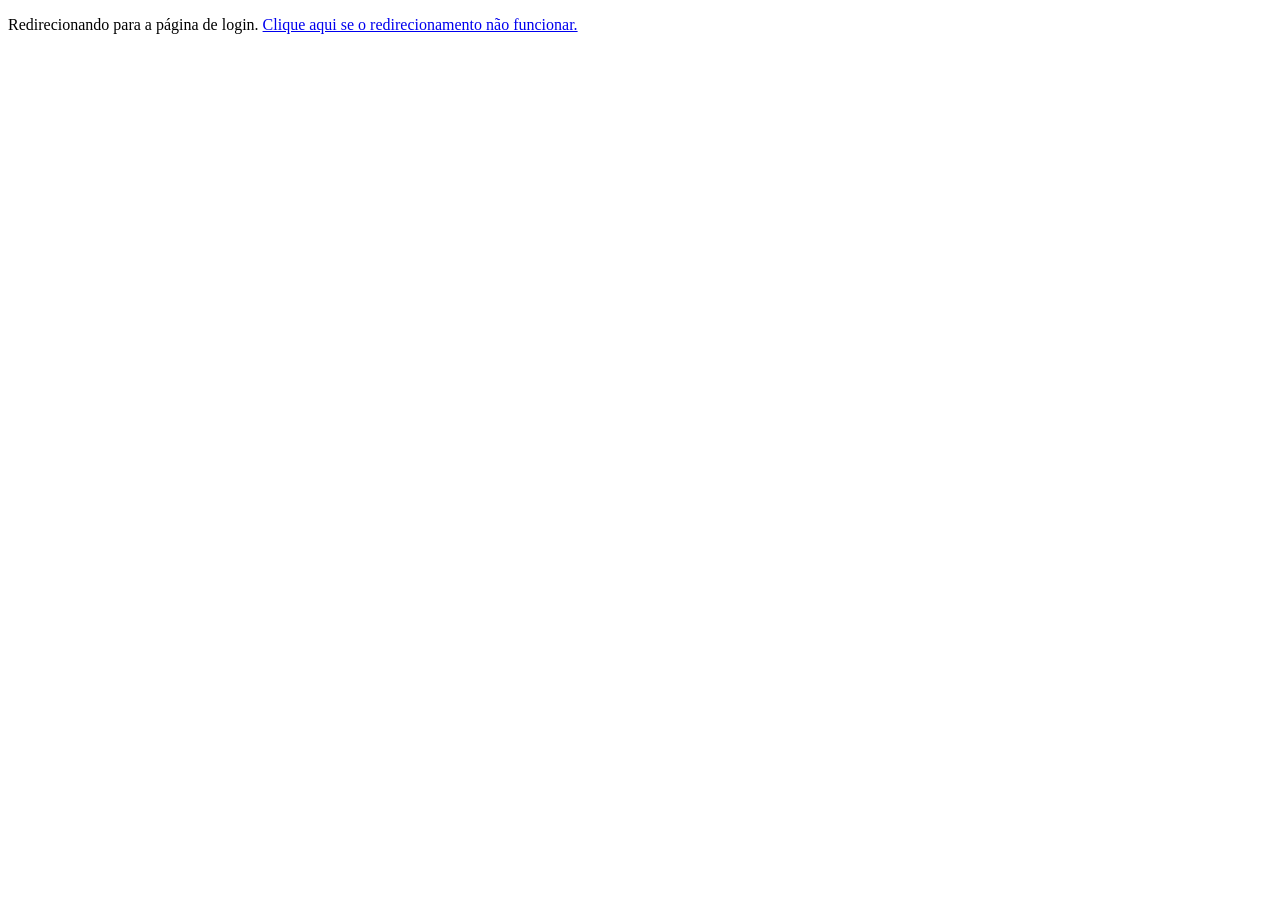
<file: index.html>
<!DOCTYPE html>
<html lang="pt-BR">
<head>
    <meta charset="UTF-8">
    <meta name="viewport" content="width=device-width, initial-scale=1.0">
    <meta http-equiv="refresh" content="0; url=login.php">
    <title>Entrar | Online Store</title>
</head>
<body>
    <p>Redirecionando para a página de login. <a href="login.php">Clique aqui se o redirecionamento não funcionar.</a></p>
</body>
</html>
</file>
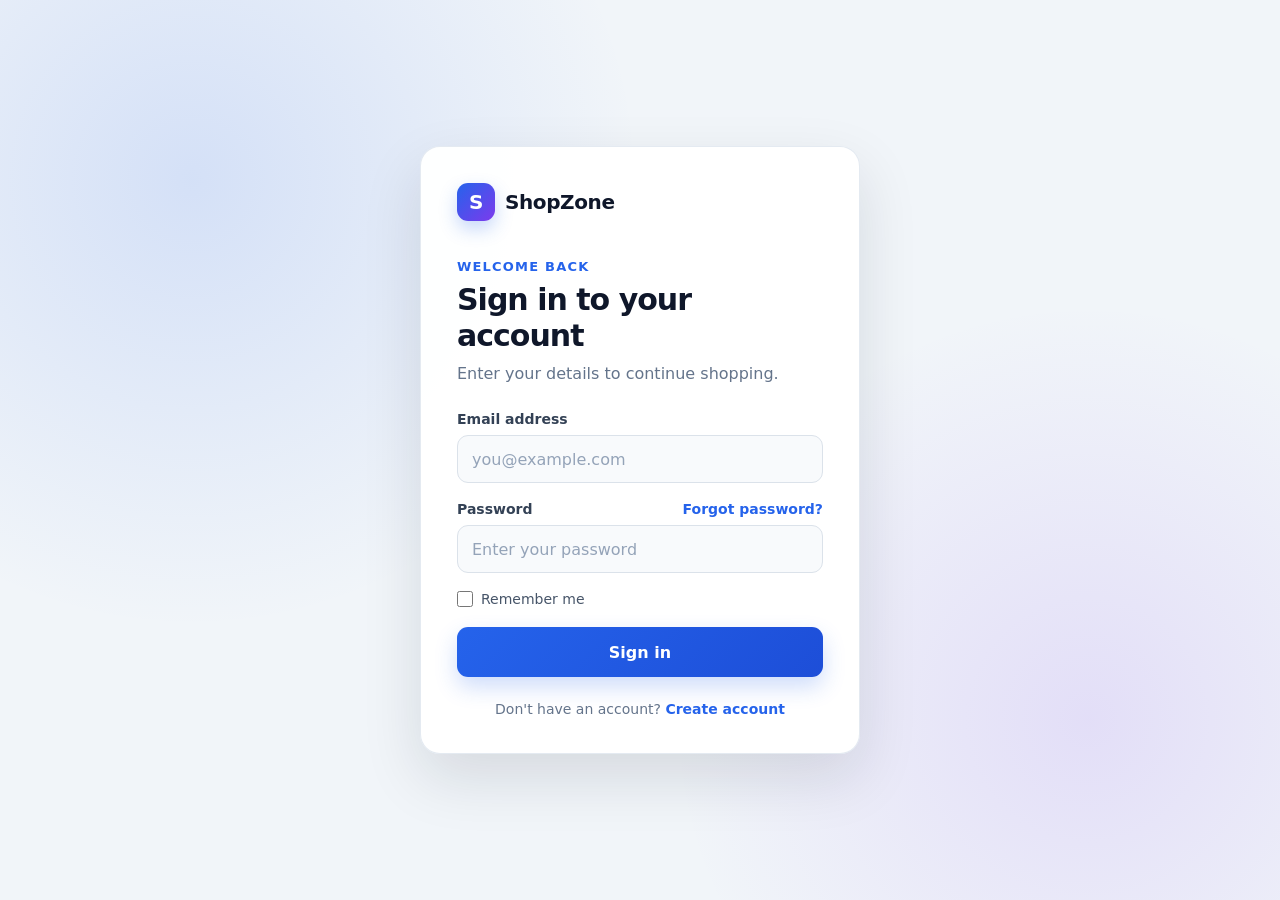
<file: login.html>
<!DOCTYPE html>
<html lang="en">
<head>
    <meta charset="UTF-8">
    <meta name="viewport" content="width=device-width, initial-scale=1.0">
    <title>Sign in | ShopZone</title>
    <link rel="stylesheet" href="css/styles.css">
</head>
<body>
    <main class="login-page">
        <section class="login-card" aria-labelledby="login-title">
            <a class="login-brand" href="index.html" aria-label="ShopZone home">
                <span class="brand-mark">S</span>
                <span>ShopZone</span>
            </a>

            <div class="login-heading">
                <p class="login-eyebrow">Welcome back</p>
                <h1 id="login-title">Sign in to your account</h1>
                <p>Enter your details to continue shopping.</p>
            </div>

            <form class="login-form" action="dashboard.html" method="POST">
                <div class="login-field">
                    <label for="email">Email address</label>
                    <input type="email" id="email" name="email" placeholder="you@example.com" autocomplete="email" required>
                </div>

                <div class="login-field">
                    <div class="login-label-row">
                        <label for="password">Password</label>
                        <a href="#" class="forgot-link">Forgot password?</a>
                    </div>
                    <input type="password" id="password" name="password" placeholder="Enter your password" autocomplete="current-password" required>
                </div>

                <label class="remember-row">
                    <input type="checkbox" name="remember">
                    <span>Remember me</span>
                </label>

                <button type="submit" class="login-button">Sign in</button>
            </form>

            <p class="login-footer">Don't have an account? <a href="#">Create account</a></p>
        </section>
    </main>
</body>
</html>
</file>
<file: css/styles.css>
html {
    background-color: #d0cece;
}

body {
    margin: 0;
}

p {
    border: 0.1rem solid rgb(102, 120, 155);
}

h1 {
    
}

.deeper-wrapper {
    display: flex;
    justify-content: center; /* Centers the wrapper horizontally */
    min-height: 50vh; /* Ensures it takes up the full viewport height */
}

.wrapper {
    display: grid;
    min-height: 10vh;
    max-height: 30vh;
    padding: 10px;
    border: 2px solid #b3a9a9;
    border-radius: 10px;
    min-width: 20vw;
    max-width: 50vw; /* Limits the width to 96% of the width of the viewport */
    margin: 0 10px;
}

.box {
    margin: 10px;
    padding: 10px;
}

button, a {
    padding: 4px;
    cursor: pointer;
    background-color: white;
    color: black;
    border: 2px solid black;
    border-radius: 10px;
    min-width: 200px;
    text-decoration: none;
}

button:hover, a:hover {
    transition: background-color 0.4s ease; 
    background-color: #e6ebec;
}

button:focus, a:focus {
    transition: background-color 0.4s ease; 
    background-color: #e6ebec;
}

input {
    background-color: white;
    color: black;
    min-height: 30px;
    border-radius: 10px;
}

input:focus {
    transition: background-color 0.4s ease; 
    background-color: #dce5e7
}

.orders-page {
    min-height: 100vh;
    background: #f5f7fb;
    color: #334155;
    font-family: Inter, system-ui, -apple-system, "Segoe UI", sans-serif;
}

.orders-page p {
    border: 0;
}

.orders-main {
    width: min(1050px, calc(100% - 48px));
    margin: 0 auto;
    padding: 28px 0 64px;
}

.orders-breadcrumb {
    display: flex;
    align-items: center;
    gap: 8px;
    margin-bottom: 18px;
    color: #94a3b8;
    font-size: 13px;
}

.orders-breadcrumb a {
    min-width: 0;
    padding: 0;
    border: 0;
    background: transparent;
    color: #64748b;
    text-decoration: none;
}

.orders-breadcrumb a:hover {
    color: #2563eb;
}

.orders-heading {
    display: flex;
    align-items: end;
    justify-content: space-between;
    gap: 20px;
    margin-bottom: 22px;
}

.orders-eyebrow {
    margin: 0 0 7px;
    color: #2563eb;
    font-size: 12px;
    font-weight: 800;
    text-transform: uppercase;
    letter-spacing: 1.1px;
}

.orders-heading h1 {
    margin: 0;
    color: #0f172a;
    font-size: clamp(30px, 4vw, 42px);
    letter-spacing: -1.4px;
}

.orders-heading p:last-child {
    margin: 8px 0 0;
    color: #64748b;
}

.orders-heading > a,
.orders-page .orders-heading > a {
    min-width: auto;
    min-height: 40px;
    display: inline-flex;
    align-items: center;
    padding: 0 14px;
    border: 1px solid #dbe2ea;
    border-radius: 9px;
    background: #ffffff;
    color: #475569;
    font-size: 13px;
    font-weight: 800;
    text-decoration: none;
}

.orders-heading > a:hover {
    background: #eff6ff;
    color: #1d4ed8;
}

.orders-list {
    display: grid;
    gap: 14px;
}

.order-card {
    overflow: hidden;
    border: 1px solid #e2e8f0;
    border-radius: 16px;
    background: #ffffff;
    box-shadow: 0 8px 24px rgba(15, 23, 42, 0.05);
}

.order-card-header {
    display: flex;
    align-items: center;
    justify-content: space-between;
    gap: 12px;
    padding: 18px 20px;
    border-bottom: 1px solid #eef2f7;
}

.order-label {
    color: #94a3b8;
    font-size: 11px;
    font-weight: 800;
    text-transform: uppercase;
    letter-spacing: 0.8px;
}

.order-card-header h2 {
    margin: 3px 0 0;
    color: #0f172a;
    font-size: 18px;
}

.order-status {
    padding: 6px 10px;
    border-radius: 999px;
    background: #eff6ff;
    color: #1d4ed8;
    font-size: 11px;
    font-weight: 800;
}

.order-meta {
    display: grid;
    grid-template-columns: repeat(2, minmax(0, 1fr));
    gap: 14px 40px;
    padding: 14px 20px;
    background: #f8fafc;
}

.order-meta div {
    min-width: 0;
    display: grid;
    gap: 4px;
}

.order-meta span {
    color: #94a3b8;
    font-size: 11px;
}

.order-meta strong {
    color: #334155;
    font-size: 13px;
    overflow-wrap: anywhere;
}

.order-items {
    display: grid;
    padding: 4px 20px 10px;
}

.order-item {
    min-width: 0;
    display: grid;
    grid-template-columns: 34px minmax(0, 1fr) 70px 95px;
    align-items: center;
    gap: 10px;
    padding: 12px 0;
    border-bottom: 1px solid #f1f5f9;
}

.order-item:last-child {
    border-bottom: 0;
}

.order-item-icon {
    width: 32px;
    height: 32px;
    display: grid;
    place-items: center;
    border-radius: 8px;
    background: #eff6ff;
    font-size: 16px;
}

.order-item-name {
    overflow: hidden;
    color: #334155;
    font-size: 13px;
    font-weight: 700;
    text-overflow: ellipsis;
    white-space: nowrap;
}

.order-item-quantity {
    color: #64748b;
    font-size: 12px;
}

.order-item strong {
    color: #0f172a;
    font-size: 13px;
    text-align: right;
}

.orders-empty {
    min-height: 300px;
    display: grid;
    place-items: center;
    align-content: center;
    gap: 10px;
    padding: 30px;
    border: 1px solid #e2e8f0;
    border-radius: 16px;
    background: #ffffff;
    text-align: center;
}

.orders-empty > span {
    font-size: 48px;
}

.orders-empty h2 {
    margin: 0;
    color: #0f172a;
}

.orders-empty p {
    margin: 0 0 4px;
    color: #64748b;
}

.orders-empty a,
.orders-page .orders-empty a {
    min-width: auto;
    min-height: 42px;
    display: inline-flex;
    align-items: center;
    padding: 0 16px;
    border: 0;
    border-radius: 9px;
    background: #2563eb;
    color: #ffffff;
    font-size: 13px;
    font-weight: 800;
    text-decoration: none;
}

@media (max-width: 620px) {
    .orders-main {
        width: min(100% - 28px, 1050px);
        padding-top: 20px;
    }

    .orders-heading {
        align-items: start;
        flex-direction: column;
    }
}

@media (max-width: 420px) {
    .orders-main {
        width: min(100% - 20px, 1050px);
    }

    .order-item {
        grid-template-columns: 32px minmax(0, 1fr) 54px;
        gap: 8px;
    }

    .order-item strong {
        grid-column: 2 / -1;
        text-align: left;
    }

    .order-meta {
        justify-content: space-between;
        gap: 12px;
    }
}

.account-page {
    min-height: 100vh;
    background: #f5f7fb;
    font-family: Inter, system-ui, -apple-system, "Segoe UI", sans-serif;
    color: #334155;
}

.account-page p {
    border: 0;
}

.account-main {
    width: min(1180px, calc(100% - 48px));
    margin: 0 auto;
    padding: 28px 0 64px;
}

.account-breadcrumb {
    display: flex;
    align-items: center;
    gap: 8px;
    margin-bottom: 18px;
    color: #94a3b8;
    font-size: 13px;
}

.account-breadcrumb a {
    min-width: 0;
    padding: 0;
    border: 0;
    background: transparent;
    color: #64748b;
    text-decoration: none;
}

.account-breadcrumb a:hover {
    color: #2563eb;
}

.account-heading {
    display: flex;
    align-items: end;
    justify-content: space-between;
    gap: 20px;
    margin-bottom: 22px;
}

.account-eyebrow {
    margin: 0 0 7px;
    color: #2563eb;
    font-size: 12px;
    font-weight: 800;
    text-transform: uppercase;
    letter-spacing: 1.1px;
}

.account-heading h1 {
    margin: 0;
    color: #0f172a;
    font-size: clamp(30px, 4vw, 42px);
    line-height: 1.1;
    letter-spacing: -1.4px;
}

.account-edit-button,
.account-page .account-edit-button {
    min-width: auto;
    min-height: 42px;
    display: inline-flex;
    align-items: center;
    justify-content: center;
    padding: 0 16px;
    border: 1px solid #dbe2ea;
    border-radius: 10px;
    background: #ffffff;
    color: #475569;
    font-size: 13px;
    font-weight: 800;
    text-decoration: none;
}

.account-edit-button:hover,
.account-page .account-edit-button:hover {
    border-color: #93c5fd;
    background: #eff6ff;
    color: #1d4ed8;
}

.account-layout {
    display: grid;
    grid-template-columns: 300px minmax(0, 1fr);
    align-items: start;
    gap: 18px;
}

.account-profile-card,
.account-selling {
    border: 1px solid #e2e8f0;
    border-radius: 16px;
    background: #ffffff;
    box-shadow: 0 8px 24px rgba(15, 23, 42, 0.05);
}

.account-profile-card {
    position: sticky;
    top: 150px;
    padding: 22px;
    text-align: center;
}

.account-avatar {
    width: 82px;
    height: 82px;
    display: grid;
    place-items: center;
    margin: 0 auto 12px;
    border: 4px solid #eff6ff;
    border-radius: 50%;
    background: linear-gradient(135deg, #2563eb, #7c3aed);
    color: #ffffff;
    font-size: 24px;
    font-weight: 850;
    box-shadow: 0 10px 22px rgba(37, 99, 235, 0.18);
}

.account-profile-heading h2 {
    margin: 0 0 5px;
    color: #0f172a;
    font-size: 19px;
}

.account-profile-heading span {
    display: inline-flex;
    padding: 5px 8px;
    border-radius: 999px;
    background: #dcfce7;
    color: #15803d;
    font-size: 11px;
    font-weight: 800;
}

.account-details {
    display: grid;
    gap: 0;
    margin: 18px 0;
    text-align: left;
}

.account-details div {
    display: grid;
    gap: 3px;
    padding: 10px 0;
    border-bottom: 1px solid #eef2f7;
}

.account-details dt {
    color: #94a3b8;
    font-size: 11px;
}

.account-details dd {
    overflow-wrap: anywhere;
    margin: 0;
    color: #334155;
    font-size: 13px;
    font-weight: 700;
}

.account-list-button,
.account-page .account-list-button {
    width: 100%;
    min-height: 44px;
    display: inline-flex;
    align-items: center;
    justify-content: center;
    box-sizing: border-box;
    padding: 0 12px;
    border: 0;
    border-radius: 10px;
    background: #2563eb;
    color: #ffffff;
    font-size: 13px;
    font-weight: 800;
    text-decoration: none;
}

.account-list-button:hover,
.account-page .account-list-button:hover {
    background: #1d4ed8;
}

.account-selling {
    padding: 22px;
}

.account-section-heading {
    display: flex;
    align-items: end;
    justify-content: space-between;
    gap: 16px;
    margin-bottom: 16px;
}

.account-section-eyebrow {
    margin: 0 0 5px;
    color: #2563eb;
    font-size: 11px;
    font-weight: 800;
    text-transform: uppercase;
    letter-spacing: 0.8px;
}

.account-section-heading h2 {
    margin: 0;
    color: #0f172a;
    font-size: 22px;
    letter-spacing: -0.5px;
}

.account-section-heading a,
.account-page .account-section-heading a {
    min-width: 0;
    padding: 0;
    border: 0;
    background: transparent;
    color: #2563eb;
    font-size: 13px;
    font-weight: 800;
    text-decoration: none;
}

.seller-summary {
    display: grid;
    grid-template-columns: repeat(3, 1fr);
    gap: 10px;
    margin-bottom: 16px;
}

.seller-summary div {
    display: grid;
    gap: 3px;
    padding: 12px;
    border: 1px solid #e8edf5;
    border-radius: 11px;
    background: #f8fafc;
}

.seller-summary strong {
    color: #0f172a;
    font-size: 18px;
}

.seller-summary span {
    color: #94a3b8;
    font-size: 11px;
}

.selling-list {
    display: grid;
    gap: 10px;
}

.selling-item {
    display: grid;
    grid-template-columns: 82px minmax(0, 1fr) 100px 58px;
    align-items: center;
    gap: 12px;
    padding: 10px;
    border: 1px solid #e8edf5;
    border-radius: 12px;
}

.selling-image {
    width: 82px;
    height: 72px;
    overflow: hidden;
    border-radius: 9px;
}

.account-page a.selling-image {
    min-width: 82px;
    display: grid;
    place-items: center;
    padding: 0;
    border: 0;
    color: #334155;
    text-decoration: none;
    font-size: 30px;
}

.account-page a.selling-image:hover {
    filter: brightness(0.97);
}

.selling-image img {
    width: 100%;
    height: 100%;
    display: block;
    object-fit: cover;
}

.selling-blue { background: #dbeafe; }
.selling-purple { background: #ede9fe; }
.selling-green { background: #dcfce7; }
.selling-yellow { background: #fef3c7; }

.selling-info {
    min-width: 0;
}

.selling-info p {
    margin: 0 0 3px;
    color: #2563eb;
    font-size: 10px;
    font-weight: 800;
    text-transform: uppercase;
}

.selling-info h3 {
    overflow: hidden;
    margin: 0 0 6px;
    color: #0f172a;
    font-size: 14px;
    text-overflow: ellipsis;
    white-space: nowrap;
}

.selling-status {
    display: inline-flex;
    padding: 4px 7px;
    border-radius: 999px;
    font-size: 10px;
    font-weight: 800;
}

.active-status {
    background: #dcfce7;
    color: #15803d;
}

.low-status {
    background: #ffedd5;
    color: #c2410c;
}

.draft-status {
    background: #e2e8f0;
    color: #475569;
}

.selling-stock {
    display: grid;
    gap: 4px;
    text-align: right;
}

.selling-stock strong {
    color: #0f172a;
    font-size: 14px;
}

.selling-stock span {
    color: #94a3b8;
    font-size: 10px;
}

.selling-edit,
.account-page .selling-edit {
    min-width: auto;
    min-height: 36px;
    display: inline-flex;
    align-items: center;
    justify-content: center;
    padding: 0 10px;
    border: 1px solid #dbe2ea;
    border-radius: 9px;
    background: #ffffff;
    color: #475569;
    font-size: 12px;
    font-weight: 800;
    text-decoration: none;
}

.selling-edit:hover,
.account-page .selling-edit:hover {
    border-color: #93c5fd;
    background: #eff6ff;
    color: #1d4ed8;
}

@media (max-width: 900px) {
    .account-layout {
        grid-template-columns: 260px minmax(0, 1fr);
    }

    .selling-item {
        grid-template-columns: 82px minmax(0, 1fr) 58px;
    }

    .selling-stock {
        grid-column: 2;
        grid-row: 2;
        grid-template-columns: auto 1fr;
        justify-items: start;
        text-align: left;
    }

    .selling-edit {
        grid-column: 3;
        grid-row: 1 / 3;
    }
}

@media (max-width: 680px) {
    .account-main {
        width: min(100% - 28px, 1180px);
        padding-top: 20px;
    }

    .account-layout {
        grid-template-columns: 1fr;
    }

    .account-profile-card {
        position: static;
    }
}

@media (max-width: 480px) {
    .account-main {
        width: min(100% - 20px, 1180px);
    }

    .account-heading {
        align-items: start;
    }

    .account-edit-button {
        display: none;
    }

    .seller-summary {
        grid-template-columns: 1fr;
    }

    .account-selling {
        padding: 16px;
    }

    .selling-item {
        grid-template-columns: 68px minmax(0, 1fr);
    }

    .selling-image {
        width: 68px;
        height: 68px;
    }

    .selling-stock {
        grid-column: 2;
        grid-row: 2;
    }

    .selling-edit {
        grid-column: 1 / -1;
        grid-row: 3;
    }
}

.checkout-page {
    min-height: 100vh;
    background: #f5f7fb;
    font-family: Inter, system-ui, -apple-system, "Segoe UI", sans-serif;
    color: #334155;
}

.checkout-page p {
    border: 0;
}

.checkout-main {
    width: min(1180px, calc(100% - 48px));
    margin: 0 auto;
    padding: 28px 0 64px;
}

.checkout-breadcrumb {
    display: flex;
    align-items: center;
    gap: 8px;
    margin-bottom: 18px;
    color: #94a3b8;
    font-size: 13px;
}

.checkout-breadcrumb a {
    min-width: 0;
    padding: 0;
    border: 0;
    background: transparent;
    color: #64748b;
    text-decoration: none;
}

.checkout-breadcrumb a:hover {
    color: #2563eb;
}

.checkout-heading {
    display: flex;
    align-items: end;
    justify-content: space-between;
    gap: 24px;
    margin-bottom: 22px;
}

.checkout-eyebrow {
    margin: 0 0 7px;
    color: #2563eb;
    font-size: 12px;
    font-weight: 800;
    text-transform: uppercase;
    letter-spacing: 1.1px;
}

.checkout-heading h1 {
    margin: 0;
    color: #0f172a;
    font-size: clamp(30px, 4vw, 42px);
    line-height: 1.1;
    letter-spacing: -1.4px;
}

.checkout-progress {
    display: flex;
    align-items: center;
    gap: 6px;
    color: #94a3b8;
    font-size: 12px;
    font-weight: 800;
}

.checkout-progress span {
    padding: 8px 10px;
    border-radius: 999px;
}

.checkout-progress .active {
    background: #eff6ff;
    color: #2563eb;
}

.checkout-layout {
    display: grid;
    grid-template-columns: minmax(0, 1fr) 340px;
    align-items: start;
    gap: 18px;
}

.checkout-form-column {
    display: grid;
    gap: 12px;
}

.checkout-panel,
.checkout-summary {
    border: 1px solid #e2e8f0;
    border-radius: 16px;
    background: #ffffff;
    box-shadow: 0 8px 24px rgba(15, 23, 42, 0.05);
}

.checkout-panel {
    padding: 22px;
}

.checkout-panel-heading {
    display: flex;
    align-items: flex-start;
    gap: 12px;
    margin-bottom: 18px;
}

.checkout-step {
    width: 34px;
    height: 34px;
    display: grid;
    flex: 0 0 auto;
    place-items: center;
    border-radius: 10px;
    background: #eff6ff;
    color: #2563eb;
    font-size: 13px;
    font-weight: 850;
}

.checkout-panel-heading h2 {
    margin: 0 0 3px;
    color: #0f172a;
    font-size: 18px;
    letter-spacing: -0.3px;
}

.checkout-panel-heading p {
    margin: 0;
    color: #94a3b8;
    font-size: 13px;
}

.checkout-fields {
    display: grid;
    grid-template-columns: 1fr 1fr;
    gap: 14px;
}

.checkout-field {
    display: grid;
    gap: 7px;
}

.checkout-field.full-width {
    grid-column: 1 / -1;
}

.checkout-field label {
    color: #334155;
    font-size: 12px;
    font-weight: 800;
}

.checkout-field input,
.checkout-field select,
.checkout-page .checkout-field input,
.checkout-page .checkout-field select {
    width: 100%;
    min-height: 44px;
    padding: 0 12px;
    box-sizing: border-box;
    border: 1px solid #dbe2ea;
    border-radius: 9px;
    outline: none;
    background: #f8fafc;
    color: #0f172a;
    font: inherit;
    font-size: 13px;
}

.checkout-field input:focus,
.checkout-field select:focus,
.checkout-page .checkout-field input:focus,
.checkout-page .checkout-field select:focus {
    border-color: #2563eb;
    background: #ffffff;
    box-shadow: 0 0 0 4px rgba(37, 99, 235, 0.1);
}

.checkout-field input::placeholder {
    color: #94a3b8;
}

.payment-options {
    display: grid;
    grid-template-columns: 1fr 1fr;
    gap: 10px;
    margin-bottom: 16px;
}

.payment-option {
    min-height: 54px;
    display: grid;
    grid-template-columns: 18px 1fr auto;
    align-items: center;
    gap: 9px;
    padding: 8px 12px;
    border: 1px solid #dbe2ea;
    border-radius: 10px;
    background: #f8fafc;
    cursor: pointer;
}

.payment-option.selected {
    border-color: #2563eb;
    background: #eff6ff;
}

.payment-option input {
    position: absolute;
    opacity: 0;
}

.payment-radio {
    width: 16px;
    height: 16px;
    border: 1px solid #94a3b8;
    border-radius: 50%;
    background: #ffffff;
}

.payment-option.selected .payment-radio {
    border: 4px solid #2563eb;
}

.payment-name {
    color: #334155;
    font-size: 13px;
    font-weight: 800;
}

.payment-cards {
    color: #64748b;
    font-size: 11px;
    font-weight: 800;
}

.checkout-summary {
    position: sticky;
    top: 150px;
    padding: 22px;
}

.checkout-summary h2 {
    margin: 0 0 16px;
    color: #0f172a;
    font-size: 20px;
}

.checkout-products {
    display: grid;
    gap: 11px;
    padding-bottom: 16px;
    border-bottom: 1px solid #eef2f7;
}

.checkout-product {
    display: grid;
    grid-template-columns: 54px 1fr auto;
    align-items: center;
    gap: 10px;
}

.checkout-product-image {
    width: 54px;
    height: 54px;
    position: relative;
}

.checkout-product-image img {
    width: 54px;
    height: 54px;
    display: block;
    border-radius: 9px;
    object-fit: cover;
}

.checkout-product-image span {
    width: 18px;
    height: 18px;
    position: absolute;
    top: -5px;
    right: -5px;
    display: grid;
    place-items: center;
    border: 2px solid #ffffff;
    border-radius: 50%;
    background: #64748b;
    color: #ffffff;
    font-size: 9px;
    font-weight: 800;
}

.checkout-product > div:nth-child(2) {
    min-width: 0;
    display: grid;
    gap: 3px;
}

.checkout-product strong {
    overflow: hidden;
    color: #334155;
    font-size: 12px;
    text-overflow: ellipsis;
    white-space: nowrap;
}

.checkout-product small {
    color: #94a3b8;
    font-size: 10px;
}

.checkout-product b {
    color: #0f172a;
    font-size: 12px;
}

.checkout-totals {
    display: grid;
    gap: 9px;
    margin: 16px 0;
}

.checkout-totals div {
    display: flex;
    align-items: center;
    justify-content: space-between;
    color: #64748b;
    font-size: 13px;
}

.checkout-totals dt,
.checkout-totals dd {
    margin: 0;
}

.checkout-totals dd {
    color: #334155;
    font-weight: 700;
}

.checkout-totals .checkout-total {
    margin-top: 3px;
    padding-top: 12px;
    border-top: 1px solid #e2e8f0;
    color: #0f172a;
    font-size: 17px;
    font-weight: 850;
}

.checkout-totals .checkout-total dd {
    color: #0f172a;
    font-size: 19px;
}

.place-order-button,
.checkout-page .place-order-button {
    width: 100%;
    min-height: 48px;
    padding: 0 16px;
    border: 0;
    border-radius: 10px;
    background: #2563eb;
    color: #ffffff;
    font: inherit;
    font-size: 14px;
    font-weight: 800;
    box-shadow: 0 9px 20px rgba(37, 99, 235, 0.18);
}

.place-order-button:hover,
.checkout-page .place-order-button:hover {
    background: #1d4ed8;
}

.back-to-cart,
.checkout-page .back-to-cart {
    min-width: 0;
    min-height: 38px;
    display: flex;
    align-items: center;
    justify-content: center;
    margin-top: 8px;
    padding: 0;
    border: 0;
    background: transparent;
    color: #2563eb;
    font-size: 13px;
    font-weight: 800;
    text-decoration: none;
}

.back-to-cart:hover,
.checkout-page .back-to-cart:hover {
    background: transparent;
    text-decoration: underline;
}

.checkout-summary .checkout-security {
    display: flex;
    align-items: center;
    gap: 9px;
    margin-top: 12px;
    padding-top: 14px;
    border-top: 1px solid #eef2f7;
}

.checkout-summary .checkout-security > span {
    color: #16a34a;
}

.checkout-summary .checkout-security p {
    display: grid;
    gap: 2px;
    margin: 0;
}

.checkout-summary .checkout-security strong {
    color: #475569;
    font-size: 12px;
}

.checkout-summary .checkout-security small {
    color: #94a3b8;
    font-size: 10px;
}

@media (max-width: 900px) {
    .checkout-layout {
        grid-template-columns: 1fr;
    }

    .checkout-summary {
        position: static;
    }
}

@media (max-width: 620px) {
    .checkout-main {
        width: min(100% - 28px, 1180px);
        padding-top: 20px;
    }

    .checkout-heading {
        align-items: start;
        flex-direction: column;
    }

    .checkout-progress {
        width: 100%;
        overflow-x: auto;
    }

    .checkout-fields,
    .payment-options {
        grid-template-columns: 1fr;
    }

    .checkout-field.full-width {
        grid-column: auto;
    }
}

@media (max-width: 420px) {
    .checkout-main {
        width: min(100% - 20px, 1180px);
    }

    .checkout-panel,
    .checkout-summary {
        padding: 18px;
    }

    .checkout-progress span {
        flex: 0 0 auto;
    }
}

.cart-page {
    min-height: 100vh;
    background: #f5f7fb;
    font-family: Inter, system-ui, -apple-system, "Segoe UI", sans-serif;
    color: #334155;
}

.cart-page p {
    border: 0;
}

.cart-main {
    width: min(1180px, calc(100% - 48px));
    margin: 0 auto;
    padding: 28px 0 64px;
}

.cart-breadcrumb {
    display: flex;
    align-items: center;
    gap: 8px;
    margin-bottom: 18px;
    color: #94a3b8;
    font-size: 13px;
}

.cart-breadcrumb a {
    min-width: 0;
    padding: 0;
    border: 0;
    background: transparent;
    color: #64748b;
    text-decoration: none;
}

.cart-breadcrumb a:hover {
    color: #2563eb;
}

.cart-heading {
    display: flex;
    align-items: end;
    justify-content: space-between;
    gap: 20px;
    margin-bottom: 22px;
}

.cart-eyebrow {
    margin: 0 0 7px;
    color: #2563eb;
    font-size: 12px;
    font-weight: 800;
    text-transform: uppercase;
    letter-spacing: 1.1px;
}

.cart-heading h1 {
    margin: 0;
    color: #0f172a;
    font-size: clamp(30px, 4vw, 42px);
    line-height: 1.1;
    letter-spacing: -1.4px;
}

.cart-item-total {
    color: #64748b;
    font-size: 14px;
    font-weight: 700;
}

.cart-layout {
    display: grid;
    grid-template-columns: minmax(0, 1fr) 340px;
    align-items: start;
    gap: 18px;
}

.cart-items {
    display: grid;
    gap: 12px;
}

.cart-item {
    min-width: 0;
    display: grid;
    grid-template-columns: 150px minmax(0, 1fr) 145px;
    align-items: center;
    gap: 18px;
    padding: 14px;
    border: 1px solid #e2e8f0;
    border-radius: 16px;
    background: #ffffff;
    box-shadow: 0 8px 24px rgba(15, 23, 42, 0.05);
}

.cart-product-image,
.cart-page .cart-product-image {
    width: 150px;
    height: 130px;
    min-width: 150px;
    display: grid;
    place-items: center;
    overflow: hidden;
    border: 0;
    border-radius: 12px;
    background: #e8eef7;
}

.cart-product-image img {
    width: 100%;
    height: 100%;
    display: block;
    object-fit: cover;
}

.cart-image-blue { background: #dbeafe; }
.cart-image-purple { background: #ede9fe; }
.cart-image-green { background: #dcfce7; }

.cart-item-details {
    min-width: 0;
}

.cart-product-category {
    margin: 0 0 5px;
    color: #2563eb;
    font-size: 11px;
    font-weight: 800;
    text-transform: uppercase;
    letter-spacing: 0.7px;
}

.cart-item-details h2 {
    margin: 0 0 7px;
    font-size: 17px;
    line-height: 1.35;
}

.cart-item-details h2 a,
.cart-page .cart-item-details h2 a {
    min-width: 0;
    padding: 0;
    border: 0;
    background: transparent;
    color: #0f172a;
    text-decoration: none;
}

.cart-item-details h2 a:hover {
    color: #2563eb;
}

.cart-product-meta {
    margin: 0 0 12px;
    color: #94a3b8;
    font-size: 12px;
}

.cart-product-meta span {
    margin: 0 4px;
}

.cart-remove,
.cart-page .cart-remove {
    min-width: auto;
    min-height: 28px;
    padding: 0;
    border: 0;
    background: transparent;
    color: #64748b;
    font-size: 12px;
    font-weight: 700;
    text-decoration: underline;
}

.cart-remove:hover,
.cart-page .cart-remove:hover {
    background: transparent;
    color: #dc2626;
}

.cart-item-actions {
    display: grid;
    justify-items: end;
    gap: 14px;
}

.cart-line-price {
    color: #0f172a;
    font-size: 17px;
}

.cart-quantity {
    height: 40px;
    display: grid;
    grid-template-columns: 34px 46px 34px;
    align-items: center;
    border: 1px solid #dbe2ea;
    border-radius: 9px;
    background: #ffffff;
}

.cart-quantity button,
.cart-page .cart-quantity button {
    min-width: 34px;
    height: 38px;
    padding: 0;
    border: 0;
    background: transparent;
    color: #475569;
    font-size: 16px;
}

.cart-quantity input,
.cart-page .cart-quantity input {
    width: 46px;
    min-height: 38px;
    padding: 0;
    border: 0;
    border-radius: 0;
    outline: none;
    background: transparent;
    color: #0f172a;
    text-align: center;
    font: inherit;
    font-weight: 800;
    -moz-appearance: textfield;
}

.cart-quantity input::-webkit-inner-spin-button,
.cart-quantity input::-webkit-outer-spin-button {
    margin: 0;
    -webkit-appearance: none;
}

.cart-summary {
    position: sticky;
    top: 150px;
    padding: 22px;
    border: 1px solid #e2e8f0;
    border-radius: 16px;
    background: #ffffff;
    box-shadow: 0 10px 28px rgba(15, 23, 42, 0.07);
}

.cart-summary h2 {
    margin: 0 0 18px;
    color: #0f172a;
    font-size: 20px;
    letter-spacing: -0.4px;
}

.promo-field {
    display: grid;
    gap: 7px;
    margin-bottom: 18px;
}

.promo-field label {
    color: #475569;
    font-size: 12px;
    font-weight: 800;
}

.promo-field > div {
    display: grid;
    grid-template-columns: 1fr auto;
    gap: 7px;
}

.promo-field input,
.cart-page .promo-field input {
    width: 100%;
    min-width: 0;
    min-height: 40px;
    padding: 0 10px;
    box-sizing: border-box;
    border: 1px solid #dbe2ea;
    border-radius: 9px;
    outline: none;
    background: #f8fafc;
    color: #0f172a;
    font: inherit;
    font-size: 13px;
}

.promo-field input:focus,
.cart-page .promo-field input:focus {
    border-color: #2563eb;
    background: #ffffff;
    box-shadow: 0 0 0 3px rgba(37, 99, 235, 0.09);
}

.promo-button,
.cart-page .promo-button {
    min-width: auto;
    min-height: 40px;
    padding: 0 11px;
    border: 1px solid #dbe2ea;
    border-radius: 9px;
    background: #ffffff;
    color: #334155;
    font-size: 12px;
    font-weight: 800;
}

.promo-button:hover,
.cart-page .promo-button:hover {
    background: #eff6ff;
    color: #1d4ed8;
}

.promo-message {
    min-height: 14px;
    margin: 0;
    font-size: 11px;
}

.promo-message.success { color: #16a34a; }
.promo-message.error { color: #dc2626; }

.cart-totals {
    display: grid;
    gap: 10px;
    margin: 0 0 18px;
}

.cart-totals div {
    display: flex;
    align-items: center;
    justify-content: space-between;
    color: #64748b;
    font-size: 14px;
}

.cart-totals dt,
.cart-totals dd {
    margin: 0;
}

.cart-totals dd {
    color: #334155;
    font-weight: 700;
}

.cart-totals .cart-total {
    margin-top: 4px;
    padding-top: 14px;
    border-top: 1px solid #e2e8f0;
    color: #0f172a;
    font-size: 18px;
    font-weight: 850;
}

.cart-totals .cart-total dd {
    color: #0f172a;
    font-size: 20px;
}

.checkout-button,
.cart-page .checkout-button {
    width: 100%;
    min-height: 48px;
    padding: 0 16px;
    border: 0;
    border-radius: 10px;
    background: #2563eb;
    color: #ffffff;
    font: inherit;
    font-size: 14px;
    font-weight: 800;
    box-shadow: 0 9px 20px rgba(37, 99, 235, 0.18);
}

.checkout-button:hover,
.cart-page .checkout-button:hover {
    background: #1d4ed8;
}

.continue-shopping,
.cart-page .continue-shopping {
    min-width: 0;
    min-height: 38px;
    display: flex;
    align-items: center;
    justify-content: center;
    margin-top: 8px;
    padding: 0;
    border: 0;
    background: transparent;
    color: #2563eb;
    font-size: 13px;
    font-weight: 800;
    text-decoration: none;
}

.continue-shopping:hover,
.cart-page .continue-shopping:hover {
    background: transparent;
    text-decoration: underline;
}

.checkout-security {
    display: flex;
    align-items: center;
    gap: 9px;
    margin-top: 12px;
    padding-top: 14px;
    border-top: 1px solid #eef2f7;
}

.checkout-security > span {
    color: #16a34a;
}

.checkout-security p {
    display: grid;
    gap: 2px;
    margin: 0;
}

.checkout-security strong {
    color: #475569;
    font-size: 12px;
}

.checkout-security small {
    color: #94a3b8;
    font-size: 10px;
}

.cart-empty {
    min-height: 300px;
    display: grid;
    place-items: center;
    align-content: center;
    gap: 8px;
    padding: 32px;
    border: 1px solid #e2e8f0;
    border-radius: 16px;
    background: #ffffff;
    text-align: center;
}

.cart-empty > span {
    font-size: 52px;
}

.cart-empty h2 {
    margin: 4px 0 0;
    color: #0f172a;
}

.cart-empty p {
    margin: 0 0 8px;
    color: #64748b;
}

.cart-empty a,
.cart-page .cart-empty a {
    min-width: auto;
    min-height: 42px;
    display: inline-flex;
    align-items: center;
    padding: 0 16px;
    border: 0;
    background: #2563eb;
    color: #ffffff;
    font-size: 13px;
    font-weight: 800;
}

@media (max-width: 900px) {
    .cart-layout {
        grid-template-columns: 1fr;
    }

    .cart-summary {
        position: static;
    }
}

@media (max-width: 680px) {
    .cart-main {
        width: min(100% - 28px, 1180px);
        padding-top: 20px;
    }

    .cart-item {
        grid-template-columns: 112px 1fr;
        gap: 12px;
    }

    .cart-product-image,
    .cart-page .cart-product-image {
        width: 112px;
        height: 112px;
        min-width: 112px;
    }

    .cart-item-actions {
        grid-column: 1 / -1;
        grid-template-columns: 1fr auto;
        align-items: center;
        justify-items: start;
        padding-top: 4px;
    }

    .cart-line-price {
        justify-self: end;
    }
}

@media (max-width: 420px) {
    .cart-main {
        width: min(100% - 20px, 1180px);
    }

    .cart-item {
        grid-template-columns: 88px 1fr;
        padding: 10px;
    }

    .cart-product-image,
    .cart-page .cart-product-image {
        width: 88px;
        height: 88px;
        min-width: 88px;
    }

    .cart-item-details h2 {
        font-size: 15px;
    }

    .cart-product-meta {
        line-height: 1.5;
    }

    .cart-summary {
        padding: 18px;
    }
}

.product-editor-page {
    min-height: 100vh;
    background: #f5f7fb;
    font-family: Inter, system-ui, -apple-system, "Segoe UI", sans-serif;
    color: #334155;
}

.product-editor-page p {
    border: 0;
}

.product-editor-main {
    width: min(1180px, calc(100% - 48px));
    margin: 0 auto;
    padding: 28px 0 64px;
}

.editor-breadcrumb {
    display: flex;
    align-items: center;
    gap: 8px;
    margin-bottom: 18px;
    color: #94a3b8;
    font-size: 13px;
}

.editor-breadcrumb a {
    min-width: 0;
    padding: 0;
    border: 0;
    background: transparent;
    color: #64748b;
    text-decoration: none;
}

.editor-breadcrumb a:hover {
    color: #2563eb;
}

.editor-heading {
    display: flex;
    align-items: end;
    justify-content: space-between;
    gap: 20px;
    margin-bottom: 22px;
}

.editor-eyebrow {
    margin: 0 0 7px;
    color: #2563eb;
    font-size: 12px;
    font-weight: 800;
    text-transform: uppercase;
    letter-spacing: 1.1px;
}

.editor-heading h1 {
    margin: 0;
    color: #0f172a;
    font-size: clamp(30px, 4vw, 42px);
    line-height: 1.1;
    letter-spacing: -1.4px;
}

.editor-heading > div > p:last-child {
    margin: 8px 0 0;
    color: #64748b;
}

.editor-back-button,
.editor-secondary-button,
.product-editor-page .editor-back-button,
.product-editor-page .editor-secondary-button {
    min-width: auto;
    min-height: 42px;
    display: inline-flex;
    align-items: center;
    justify-content: center;
    padding: 0 16px;
    border: 1px solid #dbe2ea;
    border-radius: 10px;
    background: #ffffff;
    color: #475569;
    font-size: 14px;
    font-weight: 800;
    text-decoration: none;
}

.editor-back-button:hover,
.editor-secondary-button:hover,
.product-editor-page .editor-back-button:hover,
.product-editor-page .editor-secondary-button:hover {
    background: #f8fafc;
    color: #1d4ed8;
}

.editor-layout {
    display: grid;
    grid-template-columns: minmax(0, 1.55fr) minmax(280px, 0.75fr);
    gap: 18px;
}

.editor-panel {
    padding: 24px;
    border: 1px solid #e2e8f0;
    border-radius: 16px;
    background: #ffffff;
    box-shadow: 0 8px 24px rgba(15, 23, 42, 0.05);
}

.editor-panel-heading {
    display: flex;
    align-items: flex-start;
    gap: 12px;
    margin-bottom: 22px;
}

.editor-step {
    width: 34px;
    height: 34px;
    display: grid;
    flex: 0 0 auto;
    place-items: center;
    border-radius: 10px;
    background: #eff6ff;
    color: #2563eb;
    font-size: 13px;
    font-weight: 850;
}

.editor-panel-heading h2 {
    margin: 0 0 3px;
    color: #0f172a;
    font-size: 18px;
    letter-spacing: -0.3px;
}

.editor-panel-heading p {
    margin: 0;
    color: #94a3b8;
    font-size: 13px;
}

.product-fields {
    display: grid;
    grid-template-columns: 1fr 1fr;
    gap: 18px;
}

.full-width {
    grid-column: 1 / -1;
}

.product-field {
    display: grid;
    gap: 8px;
}

.product-field label {
    color: #334155;
    font-size: 13px;
    font-weight: 800;
}

.product-field input,
.product-field textarea,
.product-field select,
.product-editor-page .product-field input,
.product-editor-page .product-field textarea,
.product-editor-page .product-field select {
    width: 100%;
    min-height: 46px;
    padding: 0 13px;
    box-sizing: border-box;
    border: 1px solid #dbe2ea;
    border-radius: 10px;
    outline: none;
    background: #f8fafc;
    color: #0f172a;
    font: inherit;
    font-size: 14px;
    transition: border-color 0.2s ease, box-shadow 0.2s ease, background 0.2s ease;
}

.product-field textarea,
.product-editor-page .product-field textarea {
    min-height: 116px;
    padding: 12px 13px;
    resize: vertical;
    line-height: 1.6;
}

.product-field input:focus,
.product-field textarea:focus,
.product-field select:focus,
.product-editor-page .product-field input:focus,
.product-editor-page .product-field textarea:focus,
.product-editor-page .product-field select:focus {
    border-color: #2563eb;
    background: #ffffff;
    box-shadow: 0 0 0 4px rgba(37, 99, 235, 0.1);
}

.product-field input::placeholder,
.product-field textarea::placeholder {
    color: #94a3b8;
}

.compact-fields {
    grid-template-columns: 1fr 1fr;
}

.input-prefix {
    display: grid;
    grid-template-columns: 38px 1fr;
    align-items: center;
    border: 1px solid #dbe2ea;
    border-radius: 10px;
    background: #f8fafc;
    overflow: hidden;
}

.input-prefix:focus-within {
    border-color: #2563eb;
    background: #ffffff;
    box-shadow: 0 0 0 4px rgba(37, 99, 235, 0.1);
}

.input-prefix span {
    display: grid;
    height: 44px;
    place-items: center;
    border-right: 1px solid #e2e8f0;
    color: #64748b;
    font-weight: 800;
}

.input-prefix input,
.product-editor-page .input-prefix input {
    min-width: 0;
    border: 0;
    border-radius: 0;
    background: transparent;
    box-shadow: none;
}

.input-prefix input:focus {
    box-shadow: none;
}

.editor-images {
    grid-column: 1 / -1;
}

.image-picker {
    display: grid;
    grid-template-columns: repeat(6, minmax(0, 1fr));
    gap: 12px;
    margin: 0;
    padding: 0;
    border: 0;
}

.image-option {
    min-width: 0;
    display: grid;
    gap: 8px;
    padding: 7px;
    border: 2px solid transparent;
    border-radius: 12px;
    background: #f8fafc;
    cursor: pointer;
    transition: border-color 0.2s ease, background 0.2s ease, transform 0.2s ease;
}

.image-option:hover {
    transform: translateY(-2px);
}

.image-option.selected {
    border-color: #2563eb;
    background: #eff6ff;
}

.image-option input {
    position: absolute;
    opacity: 0;
    pointer-events: none;
}

.image-option img {
    width: 100%;
    height: 112px;
    display: block;
    border-radius: 8px;
    object-fit: cover;
}

.image-option span {
    overflow: hidden;
    padding: 0 3px 3px;
    color: #475569;
    font-size: 12px;
    font-weight: 800;
    text-overflow: ellipsis;
    white-space: nowrap;
}

.editor-actions {
    display: flex;
    align-items: center;
    justify-content: space-between;
    gap: 18px;
    margin-top: 18px;
    padding: 16px 18px;
    border: 1px solid #e2e8f0;
    border-radius: 14px;
    background: #ffffff;
}

.editor-actions > p {
    display: flex;
    align-items: center;
    gap: 8px;
    margin: 0;
    color: #64748b;
    font-size: 13px;
}

.editor-actions > p span {
    color: #2563eb;
    font-size: 16px;
}

.editor-actions > div {
    display: flex;
    gap: 8px;
}

.submit-product-button,
.product-editor-page .submit-product-button {
    min-width: auto;
    min-height: 44px;
    padding: 0 18px;
    border: 0;
    border-radius: 10px;
    background: #2563eb;
    color: #ffffff;
    font: inherit;
    font-size: 14px;
    font-weight: 800;
    box-shadow: 0 8px 18px rgba(37, 99, 235, 0.18);
}

.submit-product-button:hover,
.product-editor-page .submit-product-button:hover {
    background: #1d4ed8;
}

.editor-delete-button,
.product-editor-page .editor-delete-button {
    min-width: auto;
    min-height: 44px;
    padding: 0 14px;
    border: 1px solid #fecaca;
    border-radius: 10px;
    background: #ffffff;
    color: #dc2626;
    font: inherit;
    font-size: 13px;
    font-weight: 800;
}

.editor-delete-button:hover {
    background: #fef2f2;
}

.sr-only {
    width: 1px;
    height: 1px;
    position: absolute;
    overflow: hidden;
    clip: rect(0, 0, 0, 0);
    white-space: nowrap;
}

@media (max-width: 900px) {
    .editor-layout {
        grid-template-columns: 1fr;
    }

    .editor-images {
        grid-column: auto;
    }

    .image-picker {
        grid-template-columns: repeat(3, minmax(0, 1fr));
    }
}

@media (max-width: 620px) {
    .product-editor-main {
        width: min(100% - 28px, 1180px);
        padding-top: 20px;
    }

    .editor-heading {
        align-items: start;
    }

    .editor-back-button {
        display: none;
    }

    .editor-panel {
        padding: 18px;
    }

    .product-fields,
    .compact-fields {
        grid-template-columns: 1fr;
    }

    .image-picker {
        grid-template-columns: repeat(2, minmax(0, 1fr));
    }

    .image-option img {
        height: 120px;
    }

    .editor-actions {
        align-items: stretch;
        flex-direction: column;
    }

    .editor-actions > div {
        display: grid;
        grid-template-columns: repeat(2, 1fr);
    }

    .editor-actions .editor-delete-button {
        grid-column: 1 / -1;
    }
}

@media (max-width: 420px) {
    .image-option img {
        height: 100px;
    }

    .editor-actions > div {
        grid-template-columns: 1fr;
    }

    .editor-actions .editor-delete-button {
        grid-column: auto;
    }
}

.item-detail-page {
    min-height: 100vh;
    background: #f5f7fb;
    font-family: Inter, system-ui, -apple-system, "Segoe UI", sans-serif;
    color: #334155;
}

.item-detail-page p {
    border: 0;
}

.item-page {
    width: min(1280px, calc(100% - 48px));
    margin: 0 auto;
    padding: 28px 0 64px;
}

.item-breadcrumb {
    display: flex;
    align-items: center;
    gap: 8px;
    margin-bottom: 18px;
    color: #94a3b8;
    font-size: 13px;
}

.item-breadcrumb a {
    min-width: 0;
    padding: 0;
    border: 0;
    background: transparent;
    color: #64748b;
    text-decoration: none;
}

.item-breadcrumb a:hover {
    color: #2563eb;
}

.item-card {
    display: grid;
    grid-template-columns: minmax(0, 1.08fr) minmax(420px, 0.92fr);
    gap: 48px;
    padding: 28px;
    border: 1px solid #e2e8f0;
    border-radius: 20px;
    background: #ffffff;
    box-shadow: 0 12px 34px rgba(15, 23, 42, 0.07);
}

.item-gallery {
    min-width: 0;
}

.item-main-image {
    height: 500px;
    position: relative;
    display: grid;
    place-items: center;
    overflow: hidden;
    border: 1px solid #e2e8f0;
    border-radius: 16px;
    background:
        radial-gradient(circle at 50% 46%, rgba(255, 255, 255, 0.95), transparent 27%),
        linear-gradient(145deg, #dbeafe, #eff6ff);
}

.item-product-emoji {
    font-size: 170px;
    filter: drop-shadow(0 22px 18px rgba(15, 23, 42, 0.15));
    transform: rotate(-5deg);
}

.item-badge {
    position: absolute;
    top: 18px;
    left: 18px;
    padding: 7px 11px;
    border-radius: 999px;
    background: #2563eb;
    color: #ffffff;
    font-size: 12px;
    font-weight: 800;
}

.item-thumbnails {
    display: grid;
    grid-template-columns: repeat(3, 86px);
    gap: 10px;
    margin-top: 12px;
}

.item-thumbnail,
.item-detail-page .item-thumbnail {
    width: 86px;
    height: 86px;
    min-width: 86px;
    display: grid;
    place-items: center;
    padding: 0;
    border: 2px solid transparent;
    border-radius: 12px;
    background: #f1f5f9;
    color: #334155;
    font-size: 34px;
}

.item-thumbnail.active,
.item-detail-page .item-thumbnail.active {
    border-color: #2563eb;
    background: #eff6ff;
}

.item-details {
    padding: 12px 8px 12px 0;
}

.item-category {
    margin: 0 0 8px;
    color: #2563eb;
    font-size: 12px;
    font-weight: 800;
    text-transform: uppercase;
    letter-spacing: 1px;
}

.item-details h1 {
    max-width: 580px;
    margin: 0;
    color: #0f172a;
    font-size: clamp(30px, 3.2vw, 44px);
    line-height: 1.08;
    letter-spacing: -1.5px;
}

.item-rating {
    display: flex;
    align-items: center;
    gap: 8px;
    margin: 18px 0;
    color: #475569;
    font-size: 14px;
}

.item-rating .stars {
    color: #f59e0b;
    letter-spacing: 1px;
}

.item-rating a {
    min-width: 0;
    padding: 0;
    border: 0;
    background: transparent;
    color: #2563eb;
    text-decoration: none;
}

.item-price-row {
    display: flex;
    align-items: center;
    gap: 10px;
    margin-bottom: 16px;
}

.item-price {
    margin: 0;
    color: #0f172a;
    font-size: 32px;
    font-weight: 850;
}

.item-old-price {
    color: #94a3b8;
    font-size: 16px;
    text-decoration: line-through;
}

.item-discount {
    padding: 5px 8px;
    border-radius: 999px;
    background: #fee2e2;
    color: #dc2626;
    font-size: 12px;
    font-weight: 800;
}

.item-description {
    margin: 0 0 22px;
    color: #64748b;
    font-size: 15px;
    line-height: 1.75;
}

.item-option {
    display: grid;
    gap: 10px;
    margin-bottom: 22px;
}

.item-option > span {
    color: #334155;
    font-size: 14px;
    font-weight: 800;
}

.color-options {
    display: flex;
    gap: 9px;
}

.color-option,
.item-detail-page .color-option {
    width: 34px;
    height: 34px;
    min-width: 34px;
    padding: 4px;
    border: 2px solid transparent;
    border-radius: 50%;
    background: var(--swatch);
    background-clip: content-box;
    box-shadow: inset 0 0 0 1px rgba(15, 23, 42, 0.08);
}

.color-option.selected,
.item-detail-page .color-option.selected {
    border-color: #2563eb;
}

.add-to-cart-form {
    display: grid;
    grid-template-columns: 128px 1fr;
    gap: 12px;
}

.quantity-control {
    height: 52px;
    display: grid;
    grid-template-columns: 40px 1fr 40px;
    align-items: center;
    border: 1px solid #dbe2ea;
    border-radius: 11px;
    background: #ffffff;
}

.quantity-control button,
.item-detail-page .quantity-control button {
    min-width: 40px;
    height: 50px;
    padding: 0;
    border: 0;
    background: transparent;
    color: #475569;
    font-size: 19px;
}

.quantity-control input,
.item-detail-page .quantity-control input {
    width: 100%;
    min-height: 50px;
    padding: 0;
    border: 0;
    border-radius: 0;
    outline: none;
    background: transparent;
    color: #0f172a;
    text-align: center;
    font: inherit;
    font-weight: 800;
    -moz-appearance: textfield;
}

.quantity-control input::-webkit-inner-spin-button,
.quantity-control input::-webkit-outer-spin-button {
    margin: 0;
    -webkit-appearance: none;
}

.add-to-cart-button,
.item-detail-page .add-to-cart-button {
    min-height: 52px;
    padding: 0 20px;
    border: 0;
    border-radius: 11px;
    background: #2563eb;
    color: #ffffff;
    font: inherit;
    font-size: 15px;
    font-weight: 800;
    box-shadow: 0 10px 22px rgba(37, 99, 235, 0.2);
}

.add-to-cart-button:hover,
.item-detail-page .add-to-cart-button:hover {
    background: #1d4ed8;
}

.add-to-cart-button.added,
.item-detail-page .add-to-cart-button.added {
    background: #16a34a;
}

.item-meta {
    display: grid;
    grid-template-columns: 1fr 1fr;
    gap: 10px;
    margin-top: 20px;
    padding-top: 18px;
    border-top: 1px solid #eef2f7;
}

.item-meta > div {
    display: flex;
    align-items: center;
    gap: 10px;
}

.meta-icon {
    width: 34px;
    height: 34px;
    display: grid;
    flex: 0 0 auto;
    place-items: center;
    border-radius: 50%;
    background: #eff6ff;
    color: #2563eb;
    font-weight: 900;
}

.item-meta p {
    display: grid;
    gap: 2px;
    margin: 0;
}

.item-meta strong {
    color: #334155;
    font-size: 13px;
}

.item-meta small {
    color: #94a3b8;
    font-size: 11px;
}

.item-edit-link,
.item-detail-page .item-edit-link {
    min-width: auto;
    min-height: 38px;
    display: inline-flex;
    align-items: center;
    margin-top: 16px;
    padding: 0 12px;
    border: 1px solid #dbe2ea;
    border-radius: 9px;
    background: #ffffff;
    color: #475569;
    font-size: 13px;
    font-weight: 800;
    text-decoration: none;
}

.item-edit-link:hover,
.item-detail-page .item-edit-link:hover {
    border-color: #93c5fd;
    background: #eff6ff;
    color: #1d4ed8;
}

.item-info-section {
    display: grid;
    grid-template-columns: 1fr 1fr;
    gap: 32px;
    margin-top: 22px;
    padding: 28px;
    border: 1px solid #e2e8f0;
    border-radius: 16px;
    background: #ffffff;
}

.item-info-section h2,
.vendor-heading h2 {
    margin: 0 0 10px;
    color: #0f172a;
    font-size: 24px;
    letter-spacing: -0.6px;
}

.item-info-section > div p {
    max-width: 520px;
    margin: 0;
    color: #64748b;
    line-height: 1.7;
}

.item-specs {
    display: grid;
    grid-template-columns: 1fr 1fr;
    margin: 0;
}

.item-specs div {
    display: grid;
    gap: 4px;
    padding: 10px 12px;
    border-bottom: 1px solid #eef2f7;
}

.item-specs dt {
    color: #94a3b8;
    font-size: 12px;
}

.item-specs dd {
    margin: 0;
    color: #334155;
    font-size: 14px;
    font-weight: 700;
}

.same-vendor-products {
    margin-top: 40px;
}

.vendor-heading {
    display: flex;
    align-items: end;
    justify-content: space-between;
    margin-bottom: 16px;
}

.vendor-heading .catalog-eyebrow {
    margin-bottom: 6px;
}

.vendor-heading a {
    min-width: 0;
    padding: 0;
    border: 0;
    background: transparent;
    color: #2563eb;
    font-size: 14px;
    font-weight: 800;
    text-decoration: none;
}

.vendor-products {
    display: grid;
    grid-template-columns: repeat(4, minmax(0, 1fr));
    gap: 18px;
}

.vendor-product-card {
    overflow: hidden;
    border: 1px solid #e2e8f0;
    border-radius: 16px;
    background: #ffffff;
    box-shadow: 0 8px 24px rgba(15, 23, 42, 0.05);
    transition: transform 0.2s ease, box-shadow 0.2s ease;
}

.vendor-product-card:hover {
    transform: translateY(-3px);
    box-shadow: 0 14px 30px rgba(15, 23, 42, 0.09);
}

.vendor-product-image {
    height: 170px;
    display: grid;
    place-items: center;
    font-size: 66px;
}

.vendor-blue { background: linear-gradient(145deg, #dbeafe, #bfdbfe); }
.vendor-purple { background: linear-gradient(145deg, #ede9fe, #ddd6fe); }
.vendor-green { background: linear-gradient(145deg, #dcfce7, #bbf7d0); }
.vendor-yellow { background: linear-gradient(145deg, #fef3c7, #fde68a); }

.vendor-product-category {
    margin: 14px 16px 4px;
    color: #2563eb;
    font-size: 11px;
    font-weight: 800;
    text-transform: uppercase;
}

.vendor-product-name {
    min-height: 40px;
    margin: 0 16px 10px;
    color: #0f172a;
    font-size: 15px;
    line-height: 1.3;
}

.vendor-product-footer {
    display: flex;
    align-items: center;
    justify-content: space-between;
    padding: 0 16px 16px;
}

.vendor-product-footer strong {
    color: #0f172a;
}

.vendor-product-card > a {
    min-width: 0;
    display: block;
    padding: 0;
    border: 0;
    background: transparent;
}

.vendor-product-footer a,
.item-detail-page .vendor-product-footer a {
    min-width: auto;
    min-height: 36px;
    display: inline-flex;
    align-items: center;
    justify-content: center;
    padding: 0 12px;
    border: 0;
    border-radius: 9px;
    background: #eff6ff;
    color: #1d4ed8;
    font-size: 12px;
    font-weight: 800;
}

.vendor-product-footer button,
.item-detail-page .vendor-product-footer button {
    min-width: auto;
    min-height: 36px;
    padding: 0 12px;
    border: 0;
    border-radius: 9px;
    background: #eff6ff;
    color: #1d4ed8;
    font-size: 12px;
    font-weight: 800;
}

@media (max-width: 1050px) {
    .item-card {
        grid-template-columns: minmax(0, 1fr) minmax(380px, 0.9fr);
        gap: 28px;
    }

    .item-main-image {
        height: 430px;
    }

    .vendor-products {
        grid-template-columns: repeat(2, minmax(0, 1fr));
    }
}

@media (max-width: 760px) {
    .item-page {
        width: min(100% - 28px, 1280px);
        padding-top: 20px;
    }

    .item-card {
        grid-template-columns: 1fr;
        padding: 18px;
        gap: 18px;
    }

    .item-main-image {
        height: 390px;
    }

    .item-details {
        padding: 4px 0 0;
    }

    .item-info-section {
        grid-template-columns: 1fr;
    }
}

@media (max-width: 480px) {
    .item-page {
        width: min(100% - 20px, 1280px);
    }

    .item-breadcrumb {
        white-space: nowrap;
        overflow-x: auto;
    }

    .item-card {
        padding: 12px;
        border-radius: 14px;
    }

    .item-main-image {
        height: 300px;
    }

    .item-product-emoji {
        font-size: 120px;
    }

    .item-thumbnails {
        grid-template-columns: repeat(3, 72px);
    }

    .item-thumbnail,
    .item-detail-page .item-thumbnail {
        width: 72px;
        height: 72px;
        min-width: 72px;
    }

    .item-details h1 {
        font-size: 30px;
    }

    .add-to-cart-form {
        grid-template-columns: 112px 1fr;
    }

    .item-meta,
    .item-specs {
        grid-template-columns: 1fr;
    }

    .item-info-section {
        padding: 20px;
    }

    .vendor-products {
        grid-template-columns: 1fr;
    }
}

.store-page {
    min-height: 100vh;
    background: #f5f7fb;
    font-family: Inter, system-ui, -apple-system, "Segoe UI", sans-serif;
}

.store-main {
    width: min(1280px, calc(100% - 48px));
    margin: 0 auto;
    padding: 32px 0 64px;
}

.store-hero {
    min-height: 180px;
    display: flex;
    align-items: center;
    justify-content: space-between;
    gap: 24px;
    margin-bottom: 28px;
    padding: 32px 38px;
    box-sizing: border-box;
    border: 1px solid #e8edf5;
    border-radius: 20px;
    background:
        radial-gradient(circle at 78% 20%, rgba(124, 58, 237, 0.16), transparent 16rem),
        linear-gradient(135deg, #ffffff 10%, #eef5ff 100%);
}

.store-page p {
    border: 0;
}

.store-hero .store-eyebrow,
.catalog-eyebrow {
    margin: 0 0 8px;
    color: #2563eb;
    font-size: 13px;
    font-weight: 800;
    text-transform: uppercase;
    letter-spacing: 1.2px;
}

.store-hero h1 {
    margin: 0;
    color: #0f172a;
    font-size: clamp(30px, 4vw, 46px);
    line-height: 1.05;
    letter-spacing: -1.8px;
}

.store-hero > div > p:last-child {
    margin: 12px 0 0;
    color: #64748b;
    font-size: 16px;
}

.store-offer {
    min-width: 180px;
    display: grid;
    gap: 4px;
    padding: 20px;
    border: 1px solid rgba(37, 99, 235, 0.12);
    border-radius: 16px;
    background: rgba(255, 255, 255, 0.86);
    color: #1e3a8a;
    text-align: center;
    box-shadow: 0 12px 28px rgba(37, 99, 235, 0.09);
}

.store-offer span {
    color: #64748b;
    font-size: 13px;
    font-weight: 700;
}

.store-offer strong {
    font-size: 20px;
}

.catalog {
    padding-top: 4px;
}

.catalog-heading {
    display: flex;
    align-items: end;
    justify-content: space-between;
    gap: 16px;
    margin-bottom: 18px;
}

.catalog-heading h2 {
    margin: 0;
    color: #0f172a;
    font-size: 26px;
    letter-spacing: -0.7px;
}

.sort-control {
    display: flex;
    align-items: center;
    gap: 8px;
    color: #64748b;
    font-size: 14px;
}

.sort-control select {
    height: 40px;
    padding: 0 34px 0 12px;
    border: 1px solid #dbe2ea;
    border-radius: 9px;
    background: #ffffff;
    color: #334155;
    font: inherit;
    outline: none;
}

.filter-row {
    display: flex;
    gap: 8px;
    margin-bottom: 22px;
    overflow-x: auto;
}

.filter-chip,
.catalog .filter-chip {
    min-width: auto;
    min-height: 38px;
    flex: 0 0 auto;
    display: inline-flex;
    align-items: center;
    justify-content: center;
    padding: 0 16px;
    border: 1px solid #dbe2ea;
    border-radius: 999px;
    background: #ffffff;
    color: #475569;
    font-size: 14px;
    font-weight: 700;
    text-decoration: none;
}

.filter-chip:hover,
.filter-chip:focus,
.catalog .filter-chip:hover,
.catalog .filter-chip:focus {
    border-color: #93c5fd;
    background: #eff6ff;
    color: #1d4ed8;
}

.filter-chip.active,
.catalog .filter-chip.active {
    border-color: #2563eb;
    background: #2563eb;
    color: #ffffff;
}

.product-grid {
    display: grid;
    grid-template-columns: repeat(4, minmax(0, 1fr));
    gap: 18px;
}

.catalog-pagination {
    display: flex;
    align-items: center;
    justify-content: space-between;
    gap: 16px;
    margin-top: 24px;
}

.pagination-summary {
    margin: 0;
    color: #64748b;
    font-size: 13px;
}

.pagination-controls {
    display: flex;
    align-items: center;
    gap: 8px;
}

.pagination-status {
    color: #64748b;
    font-size: 13px;
    white-space: nowrap;
}

.pagination-link {
    min-width: 40px;
    min-height: 40px;
    display: inline-flex;
    align-items: center;
    justify-content: center;
    padding: 0 12px;
    border: 1px solid #dbe2ea;
    border-radius: 9px;
    background: #ffffff;
    color: #334155;
    font-size: 13px;
    font-weight: 700;
    text-decoration: none;
}

.pagination-link:hover,
.pagination-link:focus-visible,
.pagination-link.current {
    border-color: #2563eb;
    background: #2563eb;
    color: #ffffff;
}

.pagination-link.disabled {
    color: #94a3b8;
    pointer-events: none;
}

.product-card {
    min-width: 0;
    overflow: hidden;
    border: 1px solid #e2e8f0;
    border-radius: 16px;
    background: #ffffff;
    box-shadow: 0 8px 24px rgba(15, 23, 42, 0.06);
    transition: transform 0.22s ease, box-shadow 0.22s ease;
}

.product-card:hover {
    transform: translateY(-4px);
    box-shadow: 0 16px 34px rgba(15, 23, 42, 0.11);
}

.product-card {
    cursor: pointer;
}

.product-card:focus-visible {
    outline: 3px solid rgba(37, 99, 235, 0.35);
    outline-offset: 3px;
}

.product-card.hidden {
    display: none;
}

.product-image {
    height: 210px;
    position: relative;
    display: grid;
    place-items: center;
    overflow: hidden;
}

.product-image-blue { background: linear-gradient(145deg, #dbeafe, #bfdbfe); }
.product-image-purple { background: linear-gradient(145deg, #ede9fe, #ddd6fe); }
.product-image-coral { background: linear-gradient(145deg, #fee2e2, #fecaca); }
.product-image-green { background: linear-gradient(145deg, #dcfce7, #bbf7d0); }
.product-image-yellow { background: linear-gradient(145deg, #fef3c7, #fde68a); }
.product-image-pink { background: linear-gradient(145deg, #fce7f3, #fbcfe8); }
.product-image-sky { background: linear-gradient(145deg, #e0f2fe, #bae6fd); }
.product-image-orange { background: linear-gradient(145deg, #ffedd5, #fed7aa); }

.product-emoji {
    font-size: 78px;
    filter: drop-shadow(0 12px 12px rgba(15, 23, 42, 0.12));
    transform: rotate(-4deg);
}

.product-badge {
    position: absolute;
    top: 12px;
    left: 12px;
    z-index: 2;
    padding: 6px 9px;
    border-radius: 999px;
    background: #2563eb;
    color: #ffffff;
    font-size: 11px;
    font-weight: 800;
}

.product-badge-sale {
    background: #ef4444;
}

.product-content {
    padding: 16px;
}

.product-category {
    margin: 0 0 5px;
    color: #2563eb;
    font-size: 12px;
    font-weight: 800;
    text-transform: uppercase;
    letter-spacing: 0.7px;
}

.product-content h3 {
    min-height: 44px;
    margin: 0 0 7px;
    color: #0f172a;
    font-size: 17px;
    line-height: 1.3;
}

.product-rating {
    margin-bottom: 14px;
    color: #475569;
    font-size: 13px;
}

.product-rating span {
    color: #f59e0b;
}

.product-rating small {
    color: #94a3b8;
}

.product-footer {
    display: flex;
    align-items: center;
    justify-content: space-between;
    gap: 8px;
}

.product-footer strong {
    color: #0f172a;
    font-size: 18px;
}

.product-stock {
    color: #64748b;
    font-size: 12px;
    font-weight: 700;
}

.add-cart,
.catalog .add-cart {
    min-width: auto;
    min-height: 38px;
    padding: 0 12px;
    border: 0;
    border-radius: 9px;
    background: #eff6ff;
    color: #1d4ed8;
    font-size: 13px;
    font-weight: 800;
}

.add-cart:hover,
.add-cart:focus,
.catalog .add-cart:hover,
.catalog .add-cart:focus {
    background: #2563eb;
    color: #ffffff;
}

@media (max-width: 1050px) {
    .product-grid {
        grid-template-columns: repeat(3, minmax(0, 1fr));
    }
}

@media (max-width: 760px) {
    .store-main {
        width: min(100% - 28px, 1280px);
        padding-top: 20px;
    }

    .store-hero {
        min-height: 150px;
        padding: 24px;
    }

    .store-offer {
        display: none;
    }

    .product-grid {
        grid-template-columns: repeat(2, minmax(0, 1fr));
    }

    .catalog-heading {
        align-items: center;
    }
}

@media (max-width: 480px) {
    .store-main {
        width: min(100% - 20px, 1280px);
    }

    .store-hero {
        padding: 20px;
        border-radius: 14px;
    }

    .store-hero h1 {
        font-size: 30px;
    }

    .catalog-heading {
        align-items: start;
    }

    .sort-control span {
        display: none;
    }

    .sort-control select {
        max-width: 118px;
    }

    .catalog-pagination {
        align-items: flex-start;
        flex-direction: column;
    }

    .pagination-controls {
        max-width: 100%;
        flex-wrap: wrap;
        gap: 5px;
    }

    .pagination-link {
        min-width: 34px;
        padding: 0 8px;
    }

    .product-grid {
        grid-template-columns: 1fr;
    }

    .product-image {
        height: 230px;
    }
}

.login-page {
    min-height: 100vh;
    display: grid;
    place-items: center;
    padding: 32px 20px;
    box-sizing: border-box;
    background:
        radial-gradient(circle at 15% 20%, rgba(37, 99, 235, 0.14), transparent 28rem),
        radial-gradient(circle at 85% 80%, rgba(124, 58, 237, 0.12), transparent 26rem),
        #f1f5f9;
    font-family: Inter, system-ui, -apple-system, "Segoe UI", sans-serif;
}

.login-card {
    width: min(440px, 100%);
    padding: 36px;
    box-sizing: border-box;
    border: 1px solid rgba(226, 232, 240, 0.9);
    border-radius: 20px;
    background: rgba(255, 255, 255, 0.96);
    box-shadow: 0 24px 60px rgba(15, 23, 42, 0.12);
}

.login-brand {
    display: inline-flex;
    align-items: center;
    gap: 10px;
    min-width: 0;
    padding: 0;
    border: 0;
    border-radius: 0;
    background: transparent;
    color: #0f172a;
    font-size: 20px;
    font-weight: 800;
    text-decoration: none;
    letter-spacing: -0.4px;
}

.login-brand:hover,
.login-brand:focus {
    background: transparent;
}

.login-page p {
    border: 0;
}

.login-brand .brand-mark {
    width: 38px;
    height: 38px;
    border-radius: 11px;
}

.login-heading {
    margin: 38px 0 28px;
}

.login-heading .login-eyebrow {
    margin: 0 0 8px;
    color: #2563eb;
    font-size: 13px;
    font-weight: 800;
    text-transform: uppercase;
    letter-spacing: 1.2px;
}

.login-heading h1 {
    margin: 0;
    color: #0f172a;
    font-size: 30px;
    line-height: 1.2;
    letter-spacing: -1px;
}

.login-heading > p:last-child {
    margin: 10px 0 0;
    color: #64748b;
}

.login-form {
    display: grid;
    gap: 18px;
}

.login-field {
    display: grid;
    gap: 8px;
}

.login-field label,
.login-label-row label {
    color: #334155;
    font-size: 14px;
    font-weight: 700;
}

.login-label-row {
    display: flex;
    align-items: center;
    justify-content: space-between;
}

.login-field input,
.login-card .login-field input {
    width: 100%;
    min-height: 48px;
    padding: 0 14px;
    box-sizing: border-box;
    border: 1px solid #dbe2ea;
    border-radius: 11px;
    outline: none;
    background: #f8fafc;
    color: #0f172a;
    font: inherit;
    transition: border-color 0.2s ease, box-shadow 0.2s ease, background 0.2s ease;
}

.login-field input::placeholder {
    color: #94a3b8;
}

.login-field input:focus,
.login-card .login-field input:focus {
    border-color: #2563eb;
    background: #ffffff;
    box-shadow: 0 0 0 4px rgba(37, 99, 235, 0.11);
}

.forgot-link,
.login-footer a {
    min-width: 0;
    padding: 0;
    border: 0;
    border-radius: 0;
    background: transparent;
    color: #2563eb;
    font-size: 14px;
    font-weight: 700;
    text-decoration: none;
}

.forgot-link:hover,
.login-footer a:hover {
    text-decoration: underline;
}

.remember-row {
    display: flex;
    align-items: center;
    gap: 8px;
    width: fit-content;
    color: #475569;
    font-size: 14px;
    cursor: pointer;
}

.remember-row input {
    width: 16px;
    min-height: 16px;
    margin: 0;
    accent-color: #2563eb;
}

.login-button,
.login-card .login-button {
    width: 100%;
    min-height: 50px;
    margin-top: 2px;
    padding: 0 18px;
    border: 0;
    border-radius: 11px;
    background: linear-gradient(135deg, #2563eb, #1d4ed8);
    color: #ffffff;
    font: inherit;
    font-weight: 800;
    box-shadow: 0 10px 22px rgba(37, 99, 235, 0.22);
}

.login-button:hover,
.login-card .login-button:hover {
    background: linear-gradient(135deg, #1d4ed8, #1e40af);
}

.login-footer {
    margin: 24px 0 0;
    color: #64748b;
    text-align: center;
    font-size: 14px;
}

.register-card {
    width: min(500px, 100%);
}

.register-card .login-heading {
    margin: 30px 0 22px;
}

.register-form {
    gap: 14px;
}

.register-form .login-field input {
    min-height: 46px;
}

.register-form .login-button {
    margin-top: 6px;
}

.auth-message {
    margin: 0 0 14px;
    padding: 10px 12px;
    border-radius: 9px;
    font-size: 13px;
    font-weight: 700;
}

.auth-error {
    border: 1px solid #fecaca;
    background: #fef2f2;
    color: #b91c1c;
}

.auth-success {
    border: 1px solid #bbf7d0;
    background: #f0fdf4;
    color: #15803d;
}

@media (max-width: 520px) {
    .login-page {
        align-items: start;
        padding: 20px 12px;
    }

    .login-card {
        padding: 28px 22px;
        border-radius: 16px;
    }

    .login-heading {
        margin-top: 30px;
    }

    .login-heading h1 {
        font-size: 26px;
    }
}

.site-header {
    position: sticky;
    top: 0;
    z-index: 100;
    background: #ffffff;
    border-bottom: 1px solid #e5e7eb;
    box-shadow: 0 8px 24px rgba(15, 23, 42, 0.08);
    font-family: Inter, system-ui, -apple-system, "Segoe UI", sans-serif;
}

.top-header {
    max-width: 1280px;
    min-height: 76px;
    margin: 0 auto;
    padding: 12px 24px;
    box-sizing: border-box;
    display: grid;
    grid-template-columns: auto minmax(280px, 620px) auto;
    align-items: center;
    gap: 28px;
}

.site-header a {
    min-width: 0;
    padding: 0;
    border: 0;
    border-radius: 0;
    background: transparent;
    color: #334155;
    text-decoration: none;
}

.brand {
    display: inline-flex;
    align-items: center;
    gap: 10px;
    font-size: 21px;
    font-weight: 800;
    color: #0f172a !important;
    letter-spacing: -0.5px;
}

.brand-mark {
    width: 40px;
    height: 40px;
    display: inline-grid;
    place-items: center;
    border-radius: 12px;
    background: linear-gradient(135deg, #2563eb, #7c3aed);
    color: #ffffff;
    box-shadow: 0 8px 18px rgba(37, 99, 235, 0.25);
}

.search {
    height: 46px;
    display: flex;
    align-items: center;
    overflow: hidden;
    border: 1px solid #dbe2ea;
    border-radius: 12px;
    background: #f8fafc;
    transition: border-color 0.2s ease, box-shadow 0.2s ease, background 0.2s ease;
}

.search:focus-within {
    border-color: #2563eb;
    background: #ffffff;
    box-shadow: 0 0 0 4px rgba(37, 99, 235, 0.11);
}

.search svg {
    width: 20px;
    height: 20px;
    margin-left: 14px;
    fill: none;
    stroke: #94a3b8;
    stroke-width: 1.8;
    stroke-linecap: round;
}

.search input {
    min-height: 44px;
    min-width: 0;
    flex: 1;
    padding: 0 12px;
    border: 0;
    border-radius: 0;
    outline: none;
    background: transparent;
    color: #0f172a;
    font: inherit;
    box-sizing: border-box;
}

.search input::placeholder {
    color: #94a3b8;
}

.search button,
.site-header .search button {
    align-self: stretch;
    min-width: 86px;
    margin: 4px;
    padding: 0 18px;
    border: 0;
    border-radius: 9px;
    background: #2563eb;
    color: #ffffff;
    font-weight: 700;
    box-shadow: none;
}

.search button:hover,
.search button:focus,
.site-header .search button:hover,
.site-header .search button:focus {
    background: #1d4ed8;
    transition: background 0.2s ease;
}

.header-actions {
    display: flex;
    align-items: center;
    justify-content: flex-end;
    gap: 6px;
}

.header-actions a {
    min-height: 42px;
    display: inline-flex;
    align-items: center;
    gap: 8px;
    padding: 0 10px;
    border-radius: 10px;
    font-size: 14px;
    font-weight: 650;
    transition: background 0.2s ease, color 0.2s ease;
}

.header-actions a:hover,
.header-actions a:focus-visible {
    background: #eff6ff;
    color: #1d4ed8;
}

.header-actions svg {
    width: 20px;
    height: 20px;
    fill: none;
    stroke: currentColor;
    stroke-width: 1.8;
    stroke-linecap: round;
    stroke-linejoin: round;
}

.cart-link {
    position: relative;
}

.cart-count {
    min-width: 20px;
    height: 20px;
    display: inline-grid;
    place-items: center;
    margin-left: -12px;
    margin-top: -20px;
    border: 2px solid #ffffff;
    border-radius: 999px;
    background: #ef4444;
    color: #ffffff;
    font-size: 11px;
    line-height: 1;
}

.category-nav {
    min-height: 44px;
    display: flex;
    align-items: center;
    justify-content: center;
    gap: 4px;
    border-top: 1px solid #f1f5f9;
    background: #fbfdff;
}

.category-nav a {
    padding: 10px 16px !important;
    border-radius: 8px !important;
    font-size: 14px;
    font-weight: 650;
    transition: background 0.2s ease, color 0.2s ease;
}

.category-nav a:hover,
.category-nav a:focus-visible {
    background: #eff6ff;
    color: #1d4ed8;
}

.account-menu {
    position: relative;
}

.account-toggle,
.site-header .account-toggle {
    min-height: 42px;
    display: inline-flex;
    align-items: center;
    gap: 8px;
    padding: 0 10px;
    border: 0;
    border-radius: 10px;
    background: transparent;
    color: #334155;
    font: inherit;
    font-size: 14px;
    font-weight: 650;
}

.account-toggle:hover,
.account-toggle:focus-visible,
.account-menu.open .account-toggle {
    background: #eff6ff;
    color: #1d4ed8;
}

.account-toggle .account-chevron {
    width: 14px;
    height: 14px;
    transition: transform 0.2s ease;
}

.account-menu.open .account-chevron {
    transform: rotate(180deg);
}

.account-dropdown {
    width: 190px;
    position: absolute;
    top: calc(100% + 10px);
    right: 0;
    z-index: 200;
    display: none;
    padding: 6px;
    border: 1px solid #e2e8f0;
    border-radius: 12px;
    background: #ffffff;
    box-shadow: 0 16px 36px rgba(15, 23, 42, 0.14);
}

.account-menu.open .account-dropdown {
    display: grid;
}

.account-dropdown a,
.site-header .account-dropdown a {
    min-height: 42px;
    display: flex;
    align-items: center;
    gap: 9px;
    padding: 0 10px;
    border: 0;
    border-radius: 8px;
    background: transparent;
    color: #334155;
    font-size: 13px;
    font-weight: 700;
}

.account-dropdown a:hover,
.account-dropdown a:focus-visible {
    background: #eff6ff;
    color: #1d4ed8;
}

.account-dropdown a svg {
    width: 18px;
    height: 18px;
}

.account-dropdown .logout-link,
.site-header .account-dropdown .logout-link {
    color: #dc2626;
}

.account-dropdown .logout-link:hover,
.account-dropdown .logout-link:focus-visible {
    background: #fef2f2;
    color: #b91c1c;
}

@media (max-width: 900px) {
    .top-header {
        grid-template-columns: auto 1fr auto;
        gap: 12px;
        padding-inline: 16px;
    }

    .header-actions a:not(.cart-link) span,
    .account-toggle > span,
    .header-actions a[href="/orders"] {
        display: none;
    }

    .header-actions {
        gap: 0;
    }
}

@media (max-width: 620px) {
    .top-header {
        grid-template-columns: auto 1fr auto;
        min-height: 64px;
    }

    .brand > span:last-child,
    .search button {
        display: none;
    }

    .brand-mark {
        width: 38px;
        height: 38px;
    }

    .search {
        height: 42px;
    }

    .category-nav {
        justify-content: flex-start;
        overflow-x: auto;
        padding: 0 8px;
    }

    .category-nav a {
        flex: 0 0 auto;
    }
}

input:hover {
    transition: background-color 0.4s ease; 
    background-color: #dce5e7
}

input:focus {
    transition: background-color 0.4s ease; 
    background-color: #dce5e7
}
</file>
